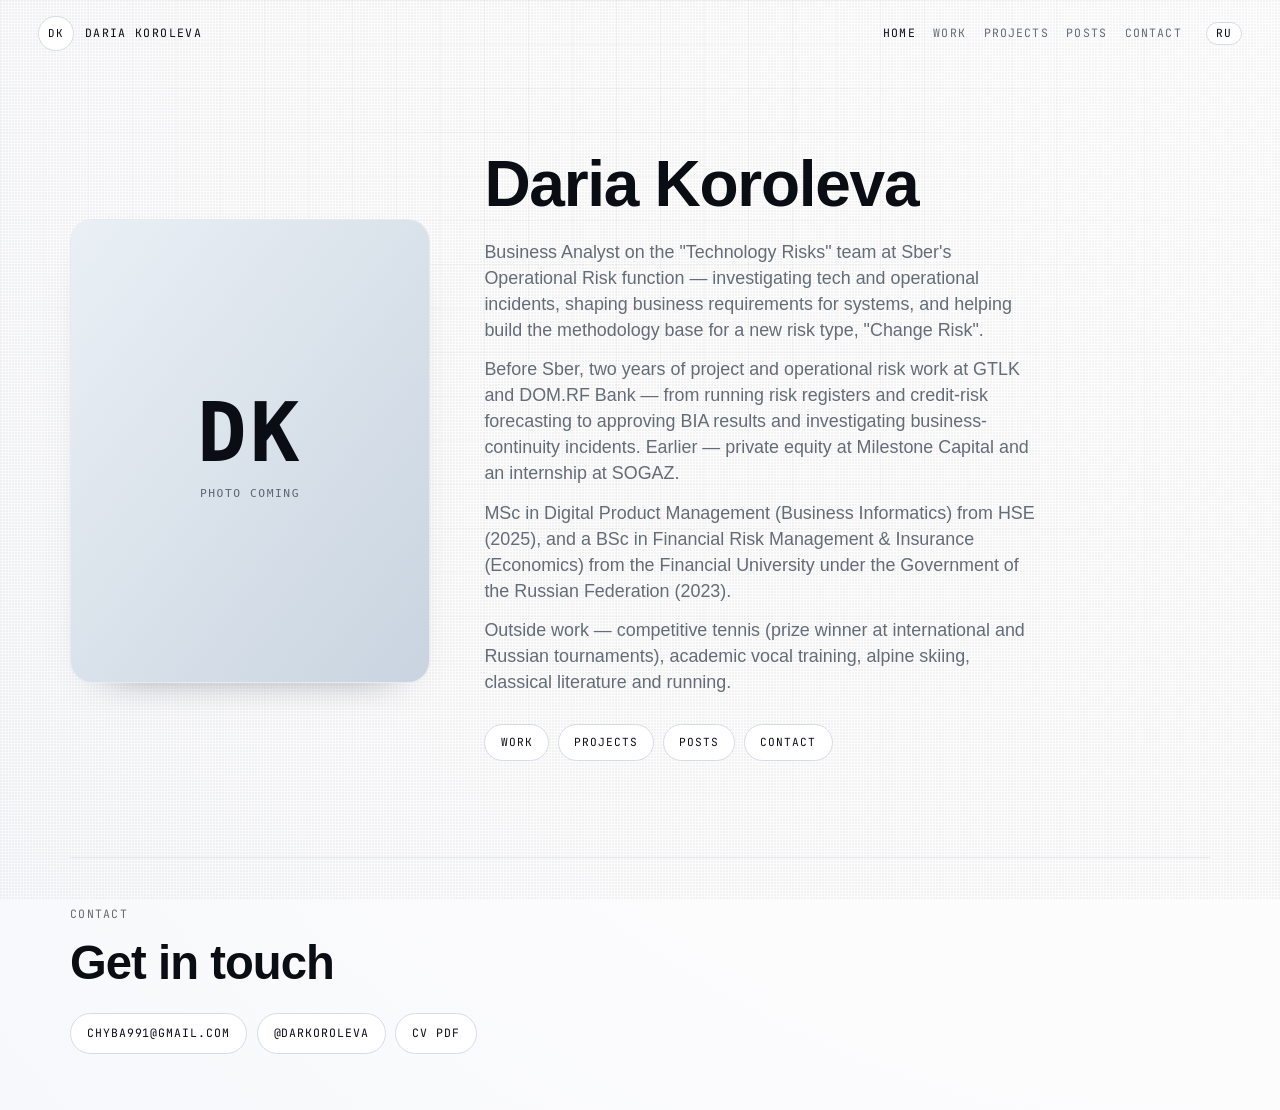
<file: index.html>
<!doctype html>
<html lang="en">
  <head>
    <meta charset="UTF-8" />
    <meta name="viewport" content="width=device-width, initial-scale=1.0" />
    <title data-i18n="page_title_home">Daria Koroleva</title>
    <meta
      name="description"
      content="Daria Koroleva — Business Analyst, Operational Risk at Sber."
    />
    <link rel="preconnect" href="https://fonts.googleapis.com" />
    <link rel="preconnect" href="https://fonts.gstatic.com" crossorigin />
    <link
      href="https://fonts.googleapis.com/css2?family=Onest:wght@400;500;600;700&family=JetBrains+Mono:wght@500&display=swap"
      rel="stylesheet"
    />
    <link rel="icon" type="image/svg+xml" href="./assets/favicon.svg" />
    <link rel="icon" type="image/png" sizes="32x32" href="./assets/favicon-32.png" />
    <link rel="apple-touch-icon" sizes="180x180" href="./assets/apple-touch-icon.png" />
    <link rel="stylesheet" href="./styles.css" />
  </head>
  <body>
    <div class="noise-overlay"></div>
    <div class="bg-grid" aria-hidden="true"></div>

    <header class="topbar" id="top">
      <a class="brand" href="./index.html">
        <span class="brand-mark">DK</span>
        <span class="brand-name" data-i18n="brand_name">daria koroleva</span>
      </a>
      <nav class="topbar-nav">
        <a class="is-current" href="./index.html" data-i18n="nav_home">home</a>
        <a href="./work.html" data-i18n="nav_work">work</a>
        <a href="./projects.html" data-i18n="nav_projects">projects</a>
        <a href="./posts.html" data-i18n="nav_posts">posts</a>
        <a href="#contact" data-i18n="nav_contact">contact</a>
        <button type="button" class="lang-toggle" data-lang-toggle aria-label="Switch to Russian">ru</button>
      </nav>
    </header>

    <main>
      <section class="hero hero--portrait section reveal" id="home">
        <div class="portrait-layout">
          <figure class="portrait">
            <img src="./assets/portrait-placeholder.svg" alt="Daria Koroleva portrait" loading="eager" />
          </figure>
          <div class="portrait-text">
            <h1 class="portrait-name" data-i18n="hero_name">Daria Koroleva</h1>
            <div class="portrait-bio">
              <p data-i18n="hero_p1">
                Business Analyst on the "Technology Risks" team at Sber's
                Operational Risk function — investigating tech and
                operational incidents, shaping business requirements for
                systems, and helping build the methodology base for a new
                risk type, "Change Risk".
              </p>
              <p data-i18n="hero_p2">
                Before Sber, two years of project and operational risk work
                at GTLK and DOM.RF Bank — from running risk registers and
                credit-risk forecasting to approving BIA results and
                investigating business-continuity incidents. Earlier —
                private equity at Milestone Capital and an internship at
                SOGAZ.
              </p>
              <p data-i18n="hero_p3">
                MSc in Digital Product Management (Business Informatics)
                from HSE (2025), and a BSc in Financial Risk Management
                &amp; Insurance (Economics) from the Financial University
                under the Government of the Russian Federation (2023).
              </p>
              <p data-i18n="hero_p4">
                Outside work — competitive tennis (prize winner at
                international and Russian tournaments), academic vocal
                training, alpine skiing, classical literature and running.
              </p>
            </div>
            <div class="portrait-links">
              <a href="./work.html" data-i18n="nav_work">work</a>
              <a href="./projects.html" data-i18n="nav_projects">projects</a>
              <a href="./posts.html" data-i18n="nav_posts">posts</a>
              <a href="#contact" data-i18n="nav_contact">contact</a>
            </div>
          </div>
        </div>
      </section>
    </main>

    <footer class="footer section reveal" id="contact">
      <p class="eyebrow" data-i18n="contact_eyebrow">contact</p>
      <h2 data-i18n="contact_title">Get in touch</h2>
      <div class="contact-links">
        <a href="mailto:chyba991@gmail.com">chyba991@gmail.com</a>
        <a href="https://t.me/DarKoroleva" target="_blank" rel="noreferrer">@DarKoroleva</a>
        <a href="./assets/cv-daria-koroleva-2026.pdf" data-href-ru="./assets/cv-daria-koroleva-2026-ru.pdf" target="_blank" rel="noreferrer" data-i18n="contact_cv">cv pdf</a>
      </div>
    </footer>

    <script src="./script.js"></script>
  </body>
</html>
</file>
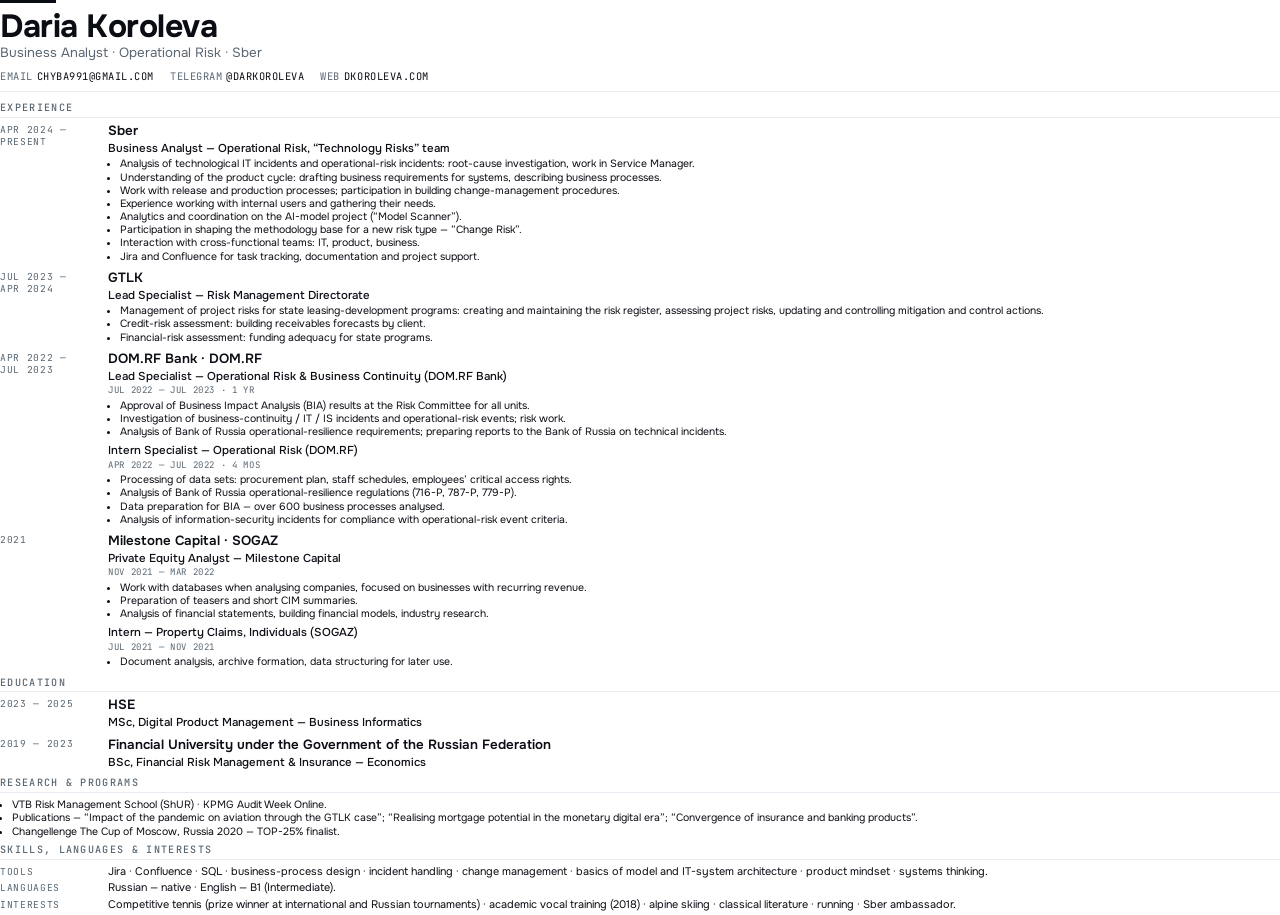
<file: cv-en.html>
<!doctype html>
<html lang="en">
<head>
<meta charset="UTF-8" />
<title>Daria Koroleva — CV</title>
<link rel="preconnect" href="https://fonts.googleapis.com" />
<link rel="preconnect" href="https://fonts.gstatic.com" crossorigin />
<link
  href="https://fonts.googleapis.com/css2?family=Onest:wght@400;500;600;700&family=JetBrains+Mono:wght@500&display=swap"
  rel="stylesheet"
/>
<style>
  :root {
    --ink: #0b0d14;
    --muted: #5a6772;
    --line: #e6ebf1;
    --line-strong: #d5dbe5;
  }
  @page { size: A4; margin: 8mm 11mm; }
  * { box-sizing: border-box; }
  html, body {
    background: #fff;
    margin: 0;
    padding: 0;
    color: var(--ink);
    font-family: 'Onest', -apple-system, BlinkMacSystemFont, sans-serif;
    font-size: 8.2pt;
    line-height: 1.27;
    -webkit-print-color-adjust: exact;
    print-color-adjust: exact;
  }
  .mono { font-family: 'JetBrains Mono', monospace; }
  .accent-bar { height: 3px; background: var(--ink); width: 56px; margin: 0 0 8px 0; }
  header.cv {
    margin-bottom: 10px;
    padding-bottom: 8px;
    border-bottom: 1px solid var(--line);
  }
  .cv-name {
    font-size: 24pt;
    font-weight: 700;
    letter-spacing: -0.015em;
    line-height: 1.0;
    margin: 0 0 2px 0;
  }
  .cv-tagline {
    font-size: 10pt;
    color: var(--muted);
    margin-bottom: 8px;
  }
  .cv-contacts {
    display: flex;
    flex-wrap: wrap;
    gap: 3px 16px;
    font-family: 'JetBrains Mono', monospace;
    font-size: 7.8pt;
    color: var(--ink);
    text-transform: uppercase;
    letter-spacing: 0.05em;
  }
  .cv-contacts .label { color: var(--muted); margin-right: 4px; }

  section.cv-section { margin-top: 6px; }
  h2.cv-section-title {
    font-family: 'JetBrains Mono', monospace;
    font-size: 7.6pt;
    text-transform: uppercase;
    letter-spacing: 0.13em;
    color: var(--muted);
    margin: 0 0 5px 0;
    padding-bottom: 2px;
    border-bottom: 1px solid var(--line);
    font-weight: 500;
  }

  .cv-item {
    display: grid;
    grid-template-columns: 96px 1fr;
    gap: 12px;
    margin-bottom: 5px;
    page-break-inside: avoid;
  }
  .cv-period {
    font-family: 'JetBrains Mono', monospace;
    font-size: 7.2pt;
    color: var(--muted);
    text-transform: uppercase;
    letter-spacing: 0.07em;
    padding-top: 1px;
  }
  .cv-company {
    font-size: 10pt;
    font-weight: 600;
    margin: 0 0 1px 0;
  }
  .cv-role {
    font-size: 8.6pt;
    color: var(--ink);
    font-weight: 500;
    margin: 1px 0 2px 0;
  }
  .cv-sub-period {
    font-family: 'JetBrains Mono', monospace;
    font-size: 6.8pt;
    color: var(--muted);
    text-transform: uppercase;
    letter-spacing: 0.07em;
    margin: 0 0 2px 0;
  }
  ul.cv-bullets {
    margin: 1px 0 2px 0;
    padding-left: 12px;
  }
  ul.cv-bullets li {
    margin-bottom: 0;
    font-size: 7.9pt;
    line-height: 1.25;
  }
  .cv-role-block { margin-bottom: 5px; }
  .cv-role-block:last-child { margin-bottom: 0; }

  .cv-skills-grid {
    display: grid;
    grid-template-columns: 96px 1fr;
    gap: 12px;
    margin-bottom: 3px;
  }
  .cv-skills-grid .label {
    font-family: 'JetBrains Mono', monospace;
    font-size: 7.2pt;
    color: var(--muted);
    text-transform: uppercase;
    letter-spacing: 0.07em;
    padding-top: 1px;
  }
  .cv-interests {
    font-size: 8.6pt;
  }
</style>
</head>
<body>

<header class="cv">
  <div class="accent-bar"></div>
  <div class="cv-name">Daria Koroleva</div>
  <div class="cv-tagline">Business Analyst · Operational Risk · Sber</div>
  <div class="cv-contacts">
    <span><span class="label">email</span>chyba991@gmail.com</span>
    <span><span class="label">telegram</span>@DarKoroleva</span>
    <span><span class="label">web</span>dkoroleva.com</span>
  </div>
</header>

<section class="cv-section">
  <h2 class="cv-section-title">Experience</h2>

  <div class="cv-item">
    <div class="cv-period">Apr 2024 —<br/>Present</div>
    <div>
      <div class="cv-company">Sber</div>
      <div class="cv-role">Business Analyst — Operational Risk, “Technology Risks” team</div>
      <ul class="cv-bullets">
        <li>Analysis of technological IT incidents and operational-risk incidents: root-cause investigation, work in Service Manager.</li>
        <li>Understanding of the product cycle: drafting business requirements for systems, describing business processes.</li>
        <li>Work with release and production processes; participation in building change-management procedures.</li>
        <li>Experience working with internal users and gathering their needs.</li>
        <li>Analytics and coordination on the AI-model project (“Model Scanner”).</li>
        <li>Participation in shaping the methodology base for a new risk type — “Change Risk”.</li>
        <li>Interaction with cross-functional teams: IT, product, business.</li>
        <li>Jira and Confluence for task tracking, documentation and project support.</li>
      </ul>
    </div>
  </div>

  <div class="cv-item">
    <div class="cv-period">Jul 2023 —<br/>Apr 2024</div>
    <div>
      <div class="cv-company">GTLK</div>
      <div class="cv-role">Lead Specialist — Risk Management Directorate</div>
      <ul class="cv-bullets">
        <li>Management of project risks for state leasing-development programs: creating and maintaining the risk register, assessing project risks, updating and controlling mitigation and control actions.</li>
        <li>Credit-risk assessment: building receivables forecasts by client.</li>
        <li>Financial-risk assessment: funding adequacy for state programs.</li>
      </ul>
    </div>
  </div>

  <div class="cv-item">
    <div class="cv-period">Apr 2022 —<br/>Jul 2023</div>
    <div>
      <div class="cv-company">DOM.RF Bank · DOM.RF</div>

      <div class="cv-role-block">
        <div class="cv-role">Lead Specialist — Operational Risk &amp; Business Continuity (DOM.RF Bank)</div>
        <div class="cv-sub-period">Jul 2022 — Jul 2023 · 1 yr</div>
        <ul class="cv-bullets">
          <li>Approval of Business Impact Analysis (BIA) results at the Risk Committee for all units.</li>
          <li>Investigation of business-continuity / IT / IS incidents and operational-risk events; risk work.</li>
          <li>Analysis of Bank of Russia operational-resilience requirements; preparing reports to the Bank of Russia on technical incidents.</li>
        </ul>
      </div>

      <div class="cv-role-block">
        <div class="cv-role">Intern Specialist — Operational Risk (DOM.RF)</div>
        <div class="cv-sub-period">Apr 2022 — Jul 2022 · 4 mos</div>
        <ul class="cv-bullets">
          <li>Processing of data sets: procurement plan, staff schedules, employees’ critical access rights.</li>
          <li>Analysis of Bank of Russia operational-resilience regulations (716-P, 787-P, 779-P).</li>
          <li>Data preparation for BIA — over 600 business processes analysed.</li>
          <li>Analysis of information-security incidents for compliance with operational-risk event criteria.</li>
        </ul>
      </div>
    </div>
  </div>

  <div class="cv-item">
    <div class="cv-period">2021</div>
    <div>
      <div class="cv-company">Milestone Capital · SOGAZ</div>

      <div class="cv-role-block">
        <div class="cv-role">Private Equity Analyst — Milestone Capital</div>
        <div class="cv-sub-period">Nov 2021 — Mar 2022</div>
        <ul class="cv-bullets">
          <li>Work with databases when analysing companies, focused on businesses with recurring revenue.</li>
          <li>Preparation of teasers and short CIM summaries.</li>
          <li>Analysis of financial statements, building financial models, industry research.</li>
        </ul>
      </div>

      <div class="cv-role-block">
        <div class="cv-role">Intern — Property Claims, Individuals (SOGAZ)</div>
        <div class="cv-sub-period">Jul 2021 — Nov 2021</div>
        <ul class="cv-bullets">
          <li>Document analysis, archive formation, data structuring for later use.</li>
        </ul>
      </div>
    </div>
  </div>
</section>

<section class="cv-section">
  <h2 class="cv-section-title">Education</h2>
  <div class="cv-item">
    <div class="cv-period">2023 — 2025</div>
    <div>
      <div class="cv-company">HSE</div>
      <div class="cv-role">MSc, Digital Product Management — Business Informatics</div>
    </div>
  </div>
  <div class="cv-item">
    <div class="cv-period">2019 — 2023</div>
    <div>
      <div class="cv-company">Financial University under the Government of the Russian Federation</div>
      <div class="cv-role">BSc, Financial Risk Management &amp; Insurance — Economics</div>
    </div>
  </div>
</section>

<section class="cv-section">
  <h2 class="cv-section-title">Research &amp; programs</h2>
  <ul class="cv-bullets">
    <li>VTB Risk Management School (ShUR) · KPMG Audit Week Online.</li>
    <li>Publications — “Impact of the pandemic on aviation through the GTLK case”; “Realising mortgage potential in the monetary digital era”; “Convergence of insurance and banking products”.</li>
    <li>Changellenge The Cup of Moscow, Russia 2020 — TOP-25% finalist.</li>
  </ul>
</section>

<section class="cv-section">
  <h2 class="cv-section-title">Skills, languages &amp; interests</h2>
  <div class="cv-skills-grid">
    <div class="label">tools</div>
    <div>Jira · Confluence · SQL · business-process design · incident handling · change management · basics of model and IT-system architecture · product mindset · systems thinking.</div>
  </div>
  <div class="cv-skills-grid">
    <div class="label">languages</div>
    <div>Russian — native · English — B1 (Intermediate).</div>
  </div>
  <div class="cv-skills-grid">
    <div class="label">interests</div>
    <div>Competitive tennis (prize winner at international and Russian tournaments) · academic vocal training (2018) · alpine skiing · classical literature · running · Sber ambassador.</div>
  </div>
</section>

</body>
</html>
</file>
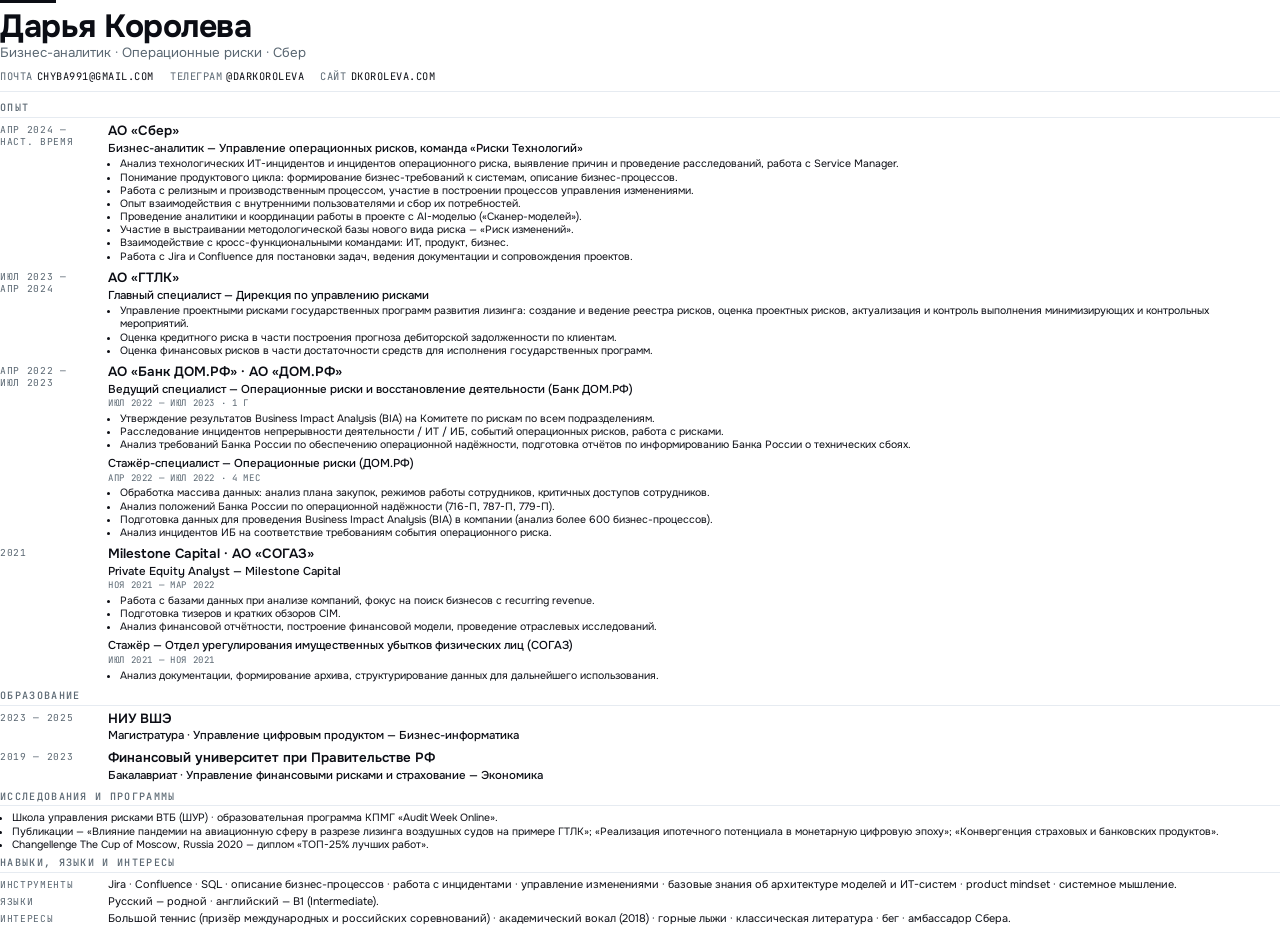
<file: cv-ru.html>
<!doctype html>
<html lang="ru">
<head>
<meta charset="UTF-8" />
<title>Дарья Королева — резюме</title>
<link rel="preconnect" href="https://fonts.googleapis.com" />
<link rel="preconnect" href="https://fonts.gstatic.com" crossorigin />
<link
  href="https://fonts.googleapis.com/css2?family=Onest:wght@400;500;600;700&family=JetBrains+Mono:wght@500&display=swap"
  rel="stylesheet"
/>
<style>
  :root {
    --ink: #0b0d14;
    --muted: #5a6772;
    --line: #e6ebf1;
    --line-strong: #d5dbe5;
  }
  @page { size: A4; margin: 8mm 11mm; }
  * { box-sizing: border-box; }
  html, body {
    background: #fff;
    margin: 0;
    padding: 0;
    color: var(--ink);
    font-family: 'Onest', -apple-system, BlinkMacSystemFont, sans-serif;
    font-size: 8.2pt;
    line-height: 1.27;
    -webkit-print-color-adjust: exact;
    print-color-adjust: exact;
  }
  .accent-bar { height: 3px; background: var(--ink); width: 56px; margin: 0 0 8px 0; }
  header.cv {
    margin-bottom: 10px;
    padding-bottom: 8px;
    border-bottom: 1px solid var(--line);
  }
  .cv-name {
    font-size: 24pt;
    font-weight: 700;
    letter-spacing: -0.015em;
    line-height: 1.0;
    margin: 0 0 2px 0;
  }
  .cv-tagline {
    font-size: 10pt;
    color: var(--muted);
    margin-bottom: 8px;
  }
  .cv-contacts {
    display: flex;
    flex-wrap: wrap;
    gap: 3px 16px;
    font-family: 'JetBrains Mono', monospace;
    font-size: 7.8pt;
    color: var(--ink);
    text-transform: uppercase;
    letter-spacing: 0.05em;
  }
  .cv-contacts .label { color: var(--muted); margin-right: 4px; }

  section.cv-section { margin-top: 6px; }
  h2.cv-section-title {
    font-family: 'JetBrains Mono', monospace;
    font-size: 7.6pt;
    text-transform: uppercase;
    letter-spacing: 0.13em;
    color: var(--muted);
    margin: 0 0 5px 0;
    padding-bottom: 2px;
    border-bottom: 1px solid var(--line);
    font-weight: 500;
  }

  .cv-item {
    display: grid;
    grid-template-columns: 96px 1fr;
    gap: 12px;
    margin-bottom: 5px;
    page-break-inside: avoid;
  }
  .cv-period {
    font-family: 'JetBrains Mono', monospace;
    font-size: 7.2pt;
    color: var(--muted);
    text-transform: uppercase;
    letter-spacing: 0.07em;
    padding-top: 1px;
  }
  .cv-company {
    font-size: 10pt;
    font-weight: 600;
    margin: 0 0 1px 0;
  }
  .cv-role {
    font-size: 8.6pt;
    color: var(--ink);
    font-weight: 500;
    margin: 1px 0 2px 0;
  }
  .cv-sub-period {
    font-family: 'JetBrains Mono', monospace;
    font-size: 6.8pt;
    color: var(--muted);
    text-transform: uppercase;
    letter-spacing: 0.07em;
    margin: 0 0 2px 0;
  }
  ul.cv-bullets {
    margin: 1px 0 2px 0;
    padding-left: 12px;
  }
  ul.cv-bullets li {
    margin-bottom: 0;
    font-size: 7.9pt;
    line-height: 1.25;
  }
  .cv-role-block { margin-bottom: 5px; }
  .cv-role-block:last-child { margin-bottom: 0; }

  .cv-skills-grid {
    display: grid;
    grid-template-columns: 96px 1fr;
    gap: 12px;
    margin-bottom: 3px;
  }
  .cv-skills-grid .label {
    font-family: 'JetBrains Mono', monospace;
    font-size: 7.2pt;
    color: var(--muted);
    text-transform: uppercase;
    letter-spacing: 0.07em;
    padding-top: 1px;
  }
  .cv-interests { font-size: 8.6pt; }
</style>
</head>
<body>

<header class="cv">
  <div class="accent-bar"></div>
  <div class="cv-name">Дарья Королева</div>
  <div class="cv-tagline">Бизнес-аналитик · Операционные риски · Сбер</div>
  <div class="cv-contacts">
    <span><span class="label">почта</span>chyba991@gmail.com</span>
    <span><span class="label">телеграм</span>@DarKoroleva</span>
    <span><span class="label">сайт</span>dkoroleva.com</span>
  </div>
</header>

<section class="cv-section">
  <h2 class="cv-section-title">Опыт</h2>

  <div class="cv-item">
    <div class="cv-period">Апр 2024 —<br/>наст. время</div>
    <div>
      <div class="cv-company">АО «Сбер»</div>
      <div class="cv-role">Бизнес-аналитик — Управление операционных рисков, команда «Риски Технологий»</div>
      <ul class="cv-bullets">
        <li>Анализ технологических ИТ-инцидентов и инцидентов операционного риска, выявление причин и проведение расследований, работа с Service Manager.</li>
        <li>Понимание продуктового цикла: формирование бизнес-требований к системам, описание бизнес-процессов.</li>
        <li>Работа с релизным и производственным процессом, участие в построении процессов управления изменениями.</li>
        <li>Опыт взаимодействия с внутренними пользователями и сбор их потребностей.</li>
        <li>Проведение аналитики и координации работы в проекте с AI-моделью («Сканер-моделей»).</li>
        <li>Участие в выстраивании методологической базы нового вида риска — «Риск изменений».</li>
        <li>Взаимодействие с кросс-функциональными командами: ИТ, продукт, бизнес.</li>
        <li>Работа с Jira и Confluence для постановки задач, ведения документации и сопровождения проектов.</li>
      </ul>
    </div>
  </div>

  <div class="cv-item">
    <div class="cv-period">Июл 2023 —<br/>Апр 2024</div>
    <div>
      <div class="cv-company">АО «ГТЛК»</div>
      <div class="cv-role">Главный специалист — Дирекция по управлению рисками</div>
      <ul class="cv-bullets">
        <li>Управление проектными рисками государственных программ развития лизинга: создание и ведение реестра рисков, оценка проектных рисков, актуализация и контроль выполнения минимизирующих и контрольных мероприятий.</li>
        <li>Оценка кредитного риска в части построения прогноза дебиторской задолженности по клиентам.</li>
        <li>Оценка финансовых рисков в части достаточности средств для исполнения государственных программ.</li>
      </ul>
    </div>
  </div>

  <div class="cv-item">
    <div class="cv-period">Апр 2022 —<br/>Июл 2023</div>
    <div>
      <div class="cv-company">АО «Банк ДОМ.РФ» · АО «ДОМ.РФ»</div>

      <div class="cv-role-block">
        <div class="cv-role">Ведущий специалист — Операционные риски и восстановление деятельности (Банк ДОМ.РФ)</div>
        <div class="cv-sub-period">Июл 2022 — Июл 2023 · 1 г</div>
        <ul class="cv-bullets">
          <li>Утверждение результатов Business Impact Analysis (BIA) на Комитете по рискам по всем подразделениям.</li>
          <li>Расследование инцидентов непрерывности деятельности / ИТ / ИБ, событий операционных рисков, работа с рисками.</li>
          <li>Анализ требований Банка России по обеспечению операционной надёжности, подготовка отчётов по информированию Банка России о технических сбоях.</li>
        </ul>
      </div>

      <div class="cv-role-block">
        <div class="cv-role">Стажёр-специалист — Операционные риски (ДОМ.РФ)</div>
        <div class="cv-sub-period">Апр 2022 — Июл 2022 · 4 мес</div>
        <ul class="cv-bullets">
          <li>Обработка массива данных: анализ плана закупок, режимов работы сотрудников, критичных доступов сотрудников.</li>
          <li>Анализ положений Банка России по операционной надёжности (716-П, 787-П, 779-П).</li>
          <li>Подготовка данных для проведения Business Impact Analysis (BIA) в компании (анализ более 600 бизнес-процессов).</li>
          <li>Анализ инцидентов ИБ на соответствие требованиям события операционного риска.</li>
        </ul>
      </div>
    </div>
  </div>

  <div class="cv-item">
    <div class="cv-period">2021</div>
    <div>
      <div class="cv-company">Milestone Capital · АО «СОГАЗ»</div>

      <div class="cv-role-block">
        <div class="cv-role">Private Equity Analyst — Milestone Capital</div>
        <div class="cv-sub-period">Ноя 2021 — Мар 2022</div>
        <ul class="cv-bullets">
          <li>Работа с базами данных при анализе компаний, фокус на поиск бизнесов с recurring revenue.</li>
          <li>Подготовка тизеров и кратких обзоров CIM.</li>
          <li>Анализ финансовой отчётности, построение финансовой модели, проведение отраслевых исследований.</li>
        </ul>
      </div>

      <div class="cv-role-block">
        <div class="cv-role">Стажёр — Отдел урегулирования имущественных убытков физических лиц (СОГАЗ)</div>
        <div class="cv-sub-period">Июл 2021 — Ноя 2021</div>
        <ul class="cv-bullets">
          <li>Анализ документации, формирование архива, структурирование данных для дальнейшего использования.</li>
        </ul>
      </div>
    </div>
  </div>
</section>

<section class="cv-section">
  <h2 class="cv-section-title">Образование</h2>
  <div class="cv-item">
    <div class="cv-period">2023 — 2025</div>
    <div>
      <div class="cv-company">НИУ ВШЭ</div>
      <div class="cv-role">Магистратура · Управление цифровым продуктом — Бизнес-информатика</div>
    </div>
  </div>
  <div class="cv-item">
    <div class="cv-period">2019 — 2023</div>
    <div>
      <div class="cv-company">Финансовый университет при Правительстве РФ</div>
      <div class="cv-role">Бакалавриат · Управление финансовыми рисками и страхование — Экономика</div>
    </div>
  </div>
</section>

<section class="cv-section">
  <h2 class="cv-section-title">Исследования и программы</h2>
  <ul class="cv-bullets">
    <li>Школа управления рисками ВТБ (ШУР) · образовательная программа КПМГ «Audit Week Online».</li>
    <li>Публикации — «Влияние пандемии на авиационную сферу в разрезе лизинга воздушных судов на примере ГТЛК»; «Реализация ипотечного потенциала в монетарную цифровую эпоху»; «Конвергенция страховых и банковских продуктов».</li>
    <li>Changellenge The Cup of Moscow, Russia 2020 — диплом «ТОП-25% лучших работ».</li>
  </ul>
</section>

<section class="cv-section">
  <h2 class="cv-section-title">Навыки, языки и интересы</h2>
  <div class="cv-skills-grid">
    <div class="label">инструменты</div>
    <div>Jira · Confluence · SQL · описание бизнес-процессов · работа с инцидентами · управление изменениями · базовые знания об архитектуре моделей и ИТ-систем · product mindset · системное мышление.</div>
  </div>
  <div class="cv-skills-grid">
    <div class="label">языки</div>
    <div>Русский — родной · английский — B1 (Intermediate).</div>
  </div>
  <div class="cv-skills-grid">
    <div class="label">интересы</div>
    <div>Большой теннис (призёр международных и российских соревнований) · академический вокал (2018) · горные лыжи · классическая литература · бег · амбассадор Сбера.</div>
  </div>
</section>

</body>
</html>
</file>
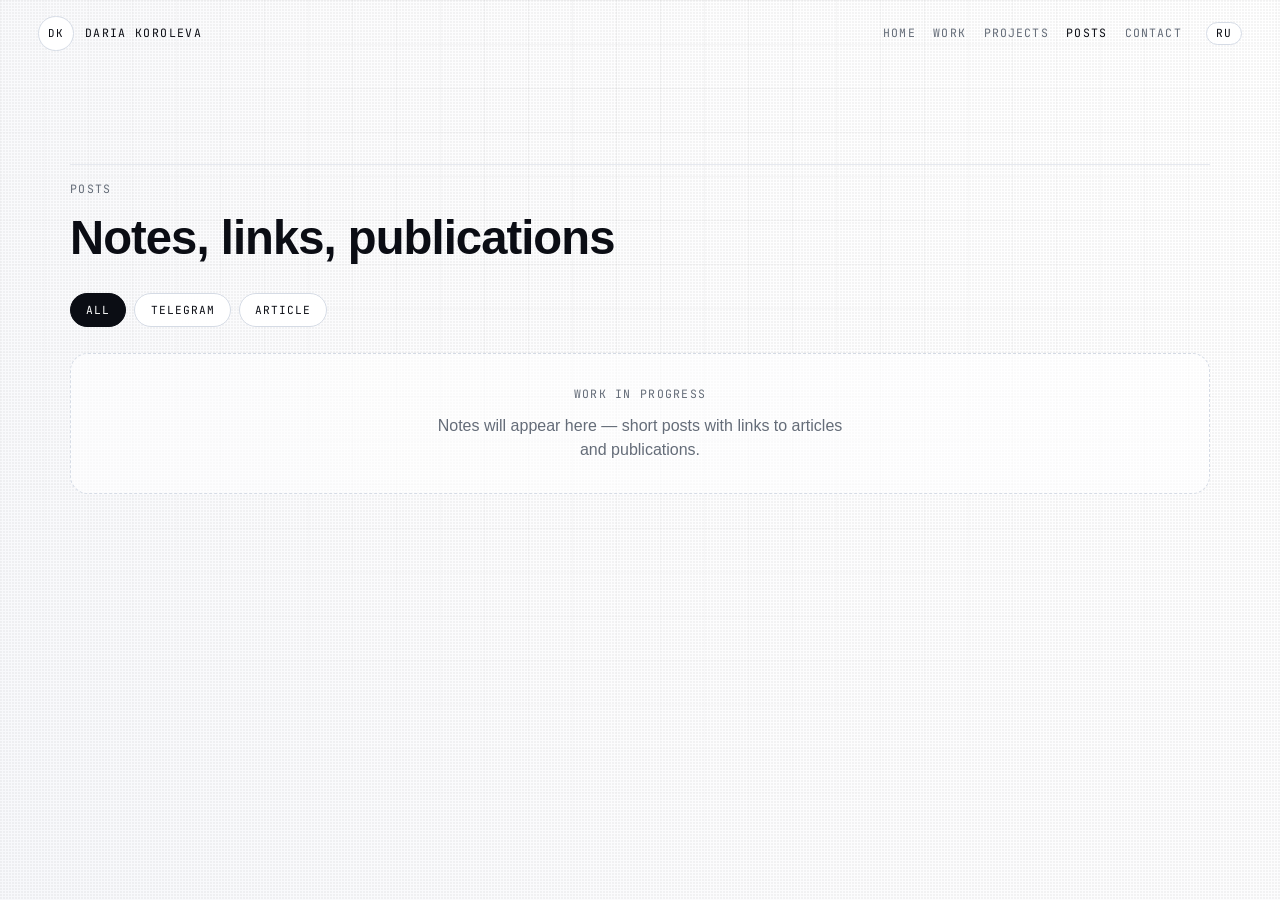
<file: posts.html>
<!doctype html>
<html lang="en">
  <head>
    <meta charset="UTF-8" />
    <meta name="viewport" content="width=device-width, initial-scale=1.0" />
    <title data-i18n="page_title_posts">Daria Koroleva | Posts</title>
    <meta
      name="description"
      content="Notes and links by Daria Koroleva."
    />
    <link rel="preconnect" href="https://fonts.googleapis.com" />
    <link rel="preconnect" href="https://fonts.gstatic.com" crossorigin />
    <link
      href="https://fonts.googleapis.com/css2?family=Onest:wght@400;500;600;700&family=JetBrains+Mono:wght@500&display=swap"
      rel="stylesheet"
    />
    <link rel="icon" type="image/svg+xml" href="./assets/favicon.svg" />
    <link rel="icon" type="image/png" sizes="32x32" href="./assets/favicon-32.png" />
    <link rel="apple-touch-icon" sizes="180x180" href="./assets/apple-touch-icon.png" />
    <link rel="stylesheet" href="./styles.css" />
  </head>
  <body>
    <div class="noise-overlay"></div>
    <div class="bg-grid" aria-hidden="true"></div>

    <header class="topbar" id="top">
      <a class="brand" href="./index.html">
        <span class="brand-mark">DK</span>
        <span class="brand-name" data-i18n="brand_name">daria koroleva</span>
      </a>
      <nav class="topbar-nav">
        <a href="./index.html" data-i18n="nav_home">home</a>
        <a href="./work.html" data-i18n="nav_work">work</a>
        <a href="./projects.html" data-i18n="nav_projects">projects</a>
        <a class="is-current" href="./posts.html" data-i18n="nav_posts">posts</a>
        <a href="./index.html#contact" data-i18n="nav_contact">contact</a>
        <button type="button" class="lang-toggle" data-lang-toggle aria-label="Switch to Russian">ru</button>
      </nav>
    </header>

    <main>
      <section class="section reveal">
        <div class="section-head">
          <p class="eyebrow" data-i18n="posts_eyebrow">posts</p>
          <h2 data-i18n="posts_title">Notes, links, publications</h2>
        </div>

        <div class="filter-bar" role="tablist" aria-label="Filter posts by source">
          <button type="button" class="filter-chip is-active" data-filter="all" data-i18n="posts_filter_all">all</button>
          <button type="button" class="filter-chip" data-filter="telegram" data-i18n="posts_filter_telegram">Telegram</button>
          <button type="button" class="filter-chip" data-filter="article" data-i18n="posts_filter_article">Article</button>
        </div>

        <div class="post-list" id="post-list">
          <!-- Posts will appear here. -->
        </div>

        <div class="empty-state" id="post-empty">
          <p class="eyebrow" data-i18n="posts_empty_eyebrow">work in progress</p>
          <p class="empty-copy" data-i18n="posts_empty_copy">Notes will appear here — short posts with links to articles and publications.</p>
        </div>
      </section>
    </main>

    <script src="./script.js"></script>
  </body>
</html>
</file>
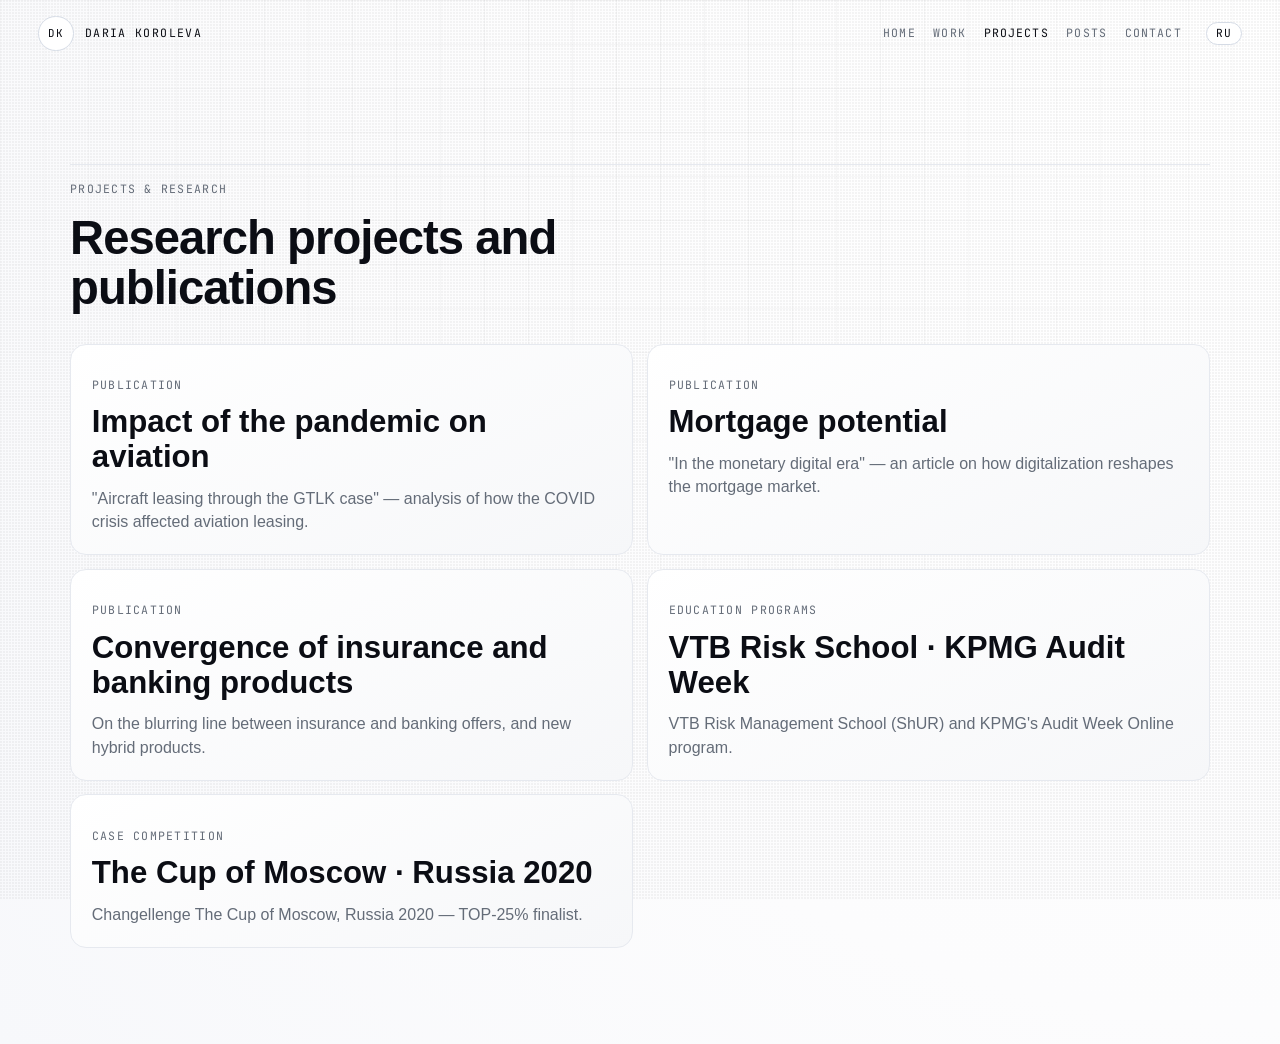
<file: projects.html>
<!doctype html>
<html lang="en">
  <head>
    <meta charset="UTF-8" />
    <meta name="viewport" content="width=device-width, initial-scale=1.0" />
    <title data-i18n="page_title_projects">Daria Koroleva | Projects</title>
    <meta
      name="description"
      content="Research projects and publications — Daria Koroleva."
    />
    <link rel="preconnect" href="https://fonts.googleapis.com" />
    <link rel="preconnect" href="https://fonts.gstatic.com" crossorigin />
    <link
      href="https://fonts.googleapis.com/css2?family=Onest:wght@400;500;600;700&family=JetBrains+Mono:wght@500&display=swap"
      rel="stylesheet"
    />
    <link rel="icon" type="image/svg+xml" href="./assets/favicon.svg" />
    <link rel="icon" type="image/png" sizes="32x32" href="./assets/favicon-32.png" />
    <link rel="apple-touch-icon" sizes="180x180" href="./assets/apple-touch-icon.png" />
    <link rel="stylesheet" href="./styles.css" />
  </head>
  <body>
    <div class="noise-overlay"></div>
    <div class="bg-grid" aria-hidden="true"></div>

    <header class="topbar" id="top">
      <a class="brand" href="./index.html">
        <span class="brand-mark">DK</span>
        <span class="brand-name" data-i18n="brand_name">daria koroleva</span>
      </a>
      <nav class="topbar-nav">
        <a href="./index.html" data-i18n="nav_home">home</a>
        <a href="./work.html" data-i18n="nav_work">work</a>
        <a class="is-current" href="./projects.html" data-i18n="nav_projects">projects</a>
        <a href="./posts.html" data-i18n="nav_posts">posts</a>
        <a href="./index.html#contact" data-i18n="nav_contact">contact</a>
        <button type="button" class="lang-toggle" data-lang-toggle aria-label="Switch to Russian">ru</button>
      </nav>
    </header>

    <main>
      <section class="section reveal">
        <div class="section-head">
          <p class="eyebrow" data-i18n="proj_eyebrow">projects &amp; research</p>
          <h2 data-i18n="proj_title">Research projects and publications</h2>
        </div>

        <div class="section-split">
          <article class="panel">
            <p class="eyebrow" data-i18n="proj_pub_eyebrow">publication</p>
            <h3 data-i18n="proj_1_h">Impact of the pandemic on aviation</h3>
            <p data-i18n="proj_1_p">"Aircraft leasing through the GTLK case" — analysis of how the COVID crisis affected aviation leasing.</p>
          </article>
          <article class="panel">
            <p class="eyebrow" data-i18n="proj_pub_eyebrow">publication</p>
            <h3 data-i18n="proj_2_h">Mortgage potential</h3>
            <p data-i18n="proj_2_p">"In the monetary digital era" — an article on how digitalization reshapes the mortgage market.</p>
          </article>
          <article class="panel">
            <p class="eyebrow" data-i18n="proj_pub_eyebrow">publication</p>
            <h3 data-i18n="proj_3_h">Convergence of insurance and banking products</h3>
            <p data-i18n="proj_3_p">On the blurring line between insurance and banking offers, and new hybrid products.</p>
          </article>
          <article class="panel">
            <p class="eyebrow" data-i18n="proj_edu_eyebrow">education programs</p>
            <h3 data-i18n="proj_4_h">VTB Risk School · KPMG Audit Week</h3>
            <p data-i18n="proj_4_p">VTB Risk Management School (ShUR) and KPMG's Audit Week Online program.</p>
          </article>
          <article class="panel">
            <p class="eyebrow" data-i18n="proj_case_eyebrow">case competition</p>
            <h3 data-i18n="proj_5_h">The Cup of Moscow · Russia 2020</h3>
            <p data-i18n="proj_5_p">Changellenge The Cup of Moscow, Russia 2020 — TOP-25% finalist.</p>
          </article>
        </div>
      </section>
    </main>

    <script src="./script.js"></script>
  </body>
</html>
</file>
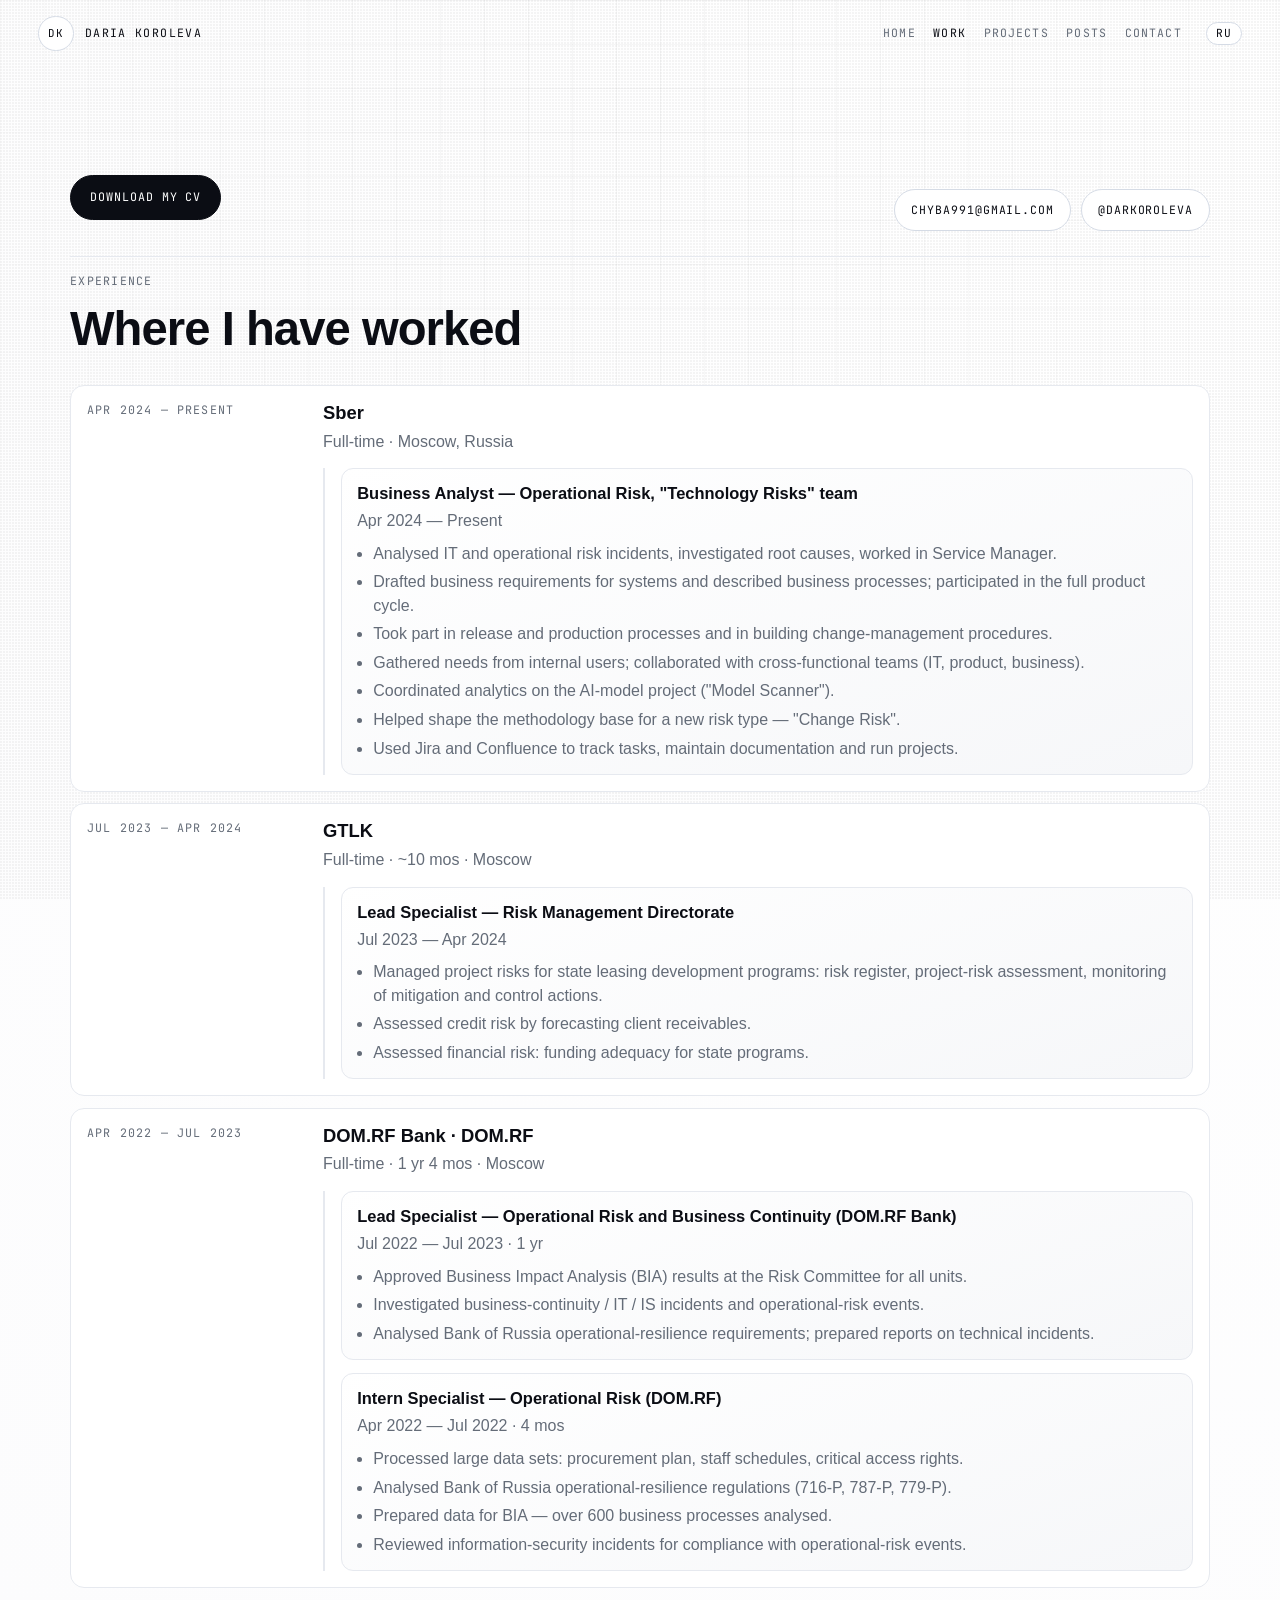
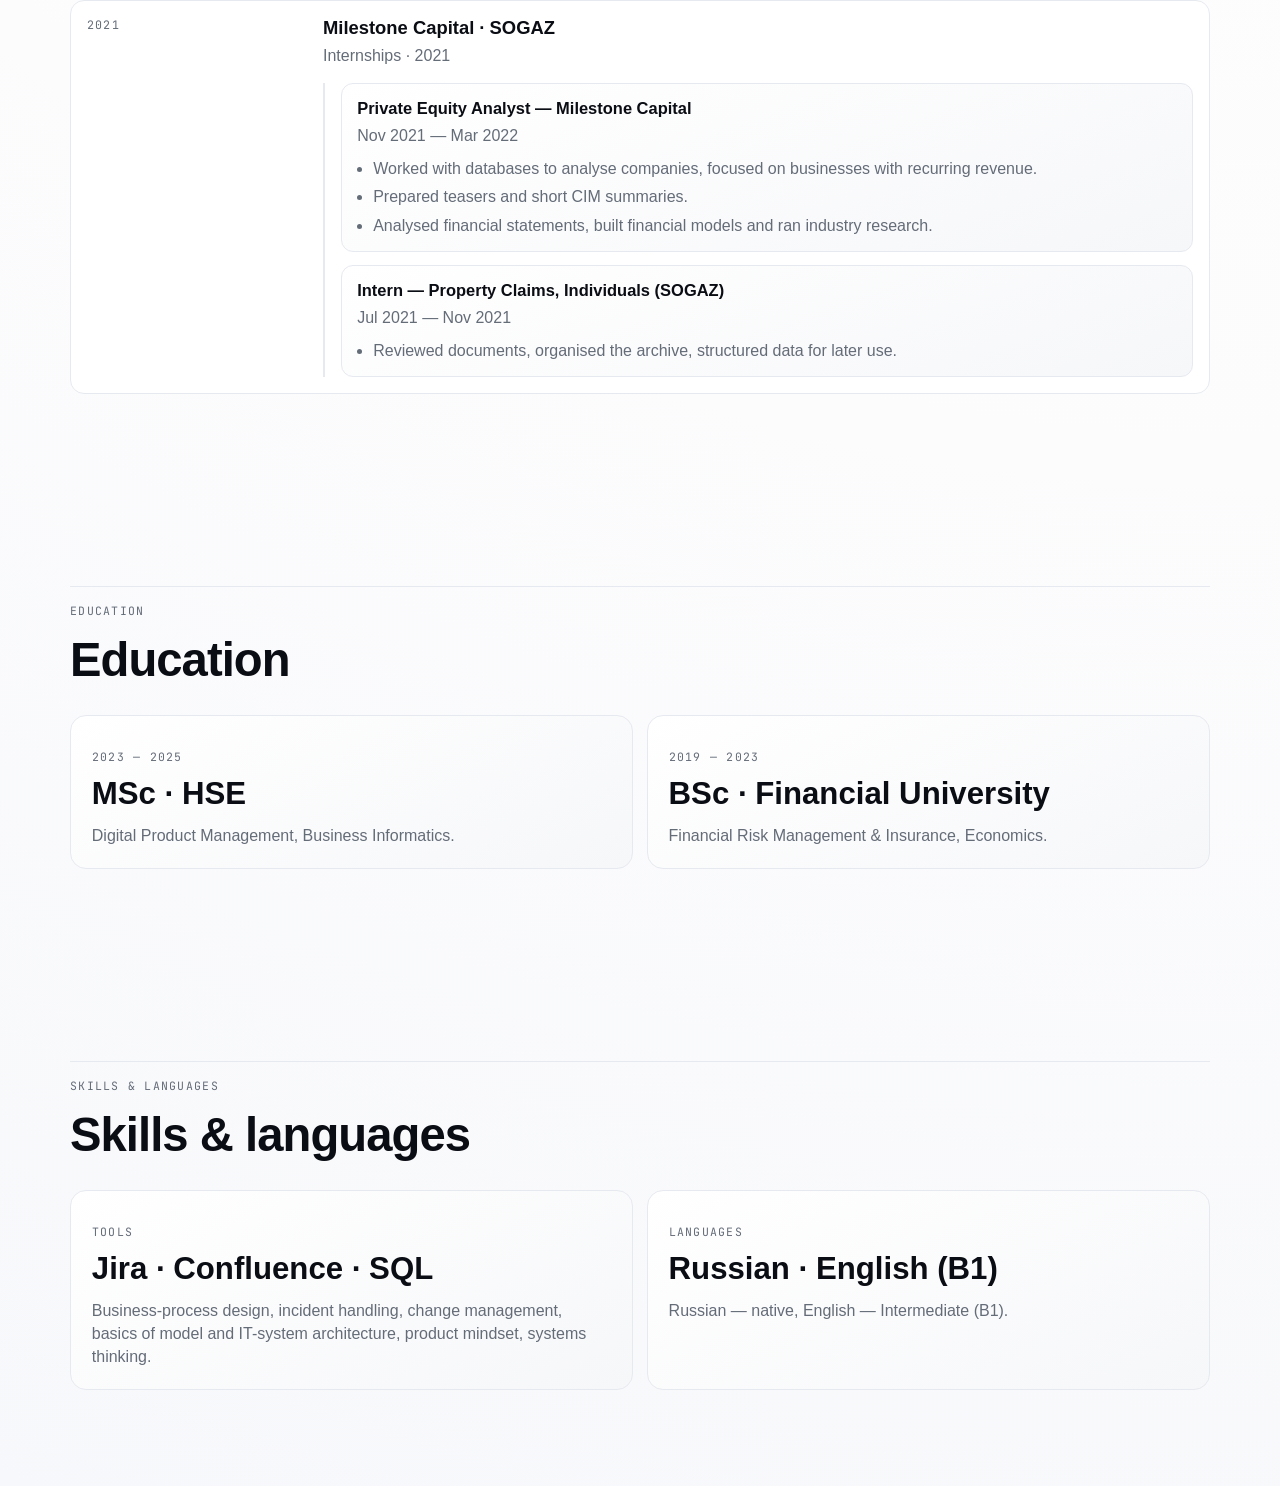
<file: work.html>
<!doctype html>
<html lang="en">
  <head>
    <meta charset="UTF-8" />
    <meta name="viewport" content="width=device-width, initial-scale=1.0" />
    <title data-i18n="page_title_work">Daria Koroleva | Work</title>
    <meta
      name="description"
      content="Experience, education and skills — Daria Koroleva."
    />
    <link rel="preconnect" href="https://fonts.googleapis.com" />
    <link rel="preconnect" href="https://fonts.gstatic.com" crossorigin />
    <link
      href="https://fonts.googleapis.com/css2?family=Onest:wght@400;500;600;700&family=JetBrains+Mono:wght@500&display=swap"
      rel="stylesheet"
    />
    <link rel="icon" type="image/svg+xml" href="./assets/favicon.svg" />
    <link rel="icon" type="image/png" sizes="32x32" href="./assets/favicon-32.png" />
    <link rel="apple-touch-icon" sizes="180x180" href="./assets/apple-touch-icon.png" />
    <link rel="stylesheet" href="./styles.css" />
  </head>
  <body>
    <div class="noise-overlay"></div>
    <div class="bg-grid" aria-hidden="true"></div>

    <header class="topbar" id="top">
      <a class="brand" href="./index.html">
        <span class="brand-mark">DK</span>
        <span class="brand-name" data-i18n="brand_name">daria koroleva</span>
      </a>
      <nav class="topbar-nav">
        <a href="./index.html" data-i18n="nav_home">home</a>
        <a class="is-current" href="./work.html" data-i18n="nav_work">work</a>
        <a href="./projects.html" data-i18n="nav_projects">projects</a>
        <a href="./posts.html" data-i18n="nav_posts">posts</a>
        <a href="./index.html#contact" data-i18n="nav_contact">contact</a>
        <button type="button" class="lang-toggle" data-lang-toggle aria-label="Switch to Russian">ru</button>
      </nav>
    </header>

    <main>
      <section class="section reveal">
        <div class="cv-banner">
          <a
            class="btn btn-primary"
            href="./assets/cv-daria-koroleva-2026.pdf"
            data-href-ru="./assets/cv-daria-koroleva-2026-ru.pdf"
            target="_blank"
            rel="noopener noreferrer"
            data-i18n="cv_button"
          >
            download my cv
          </a>
          <div class="contact-links cv-banner-contacts">
            <a href="mailto:chyba991@gmail.com">chyba991@gmail.com</a>
            <a href="https://t.me/DarKoroleva" target="_blank" rel="noreferrer">@DarKoroleva</a>
          </div>
        </div>

        <div class="section-head">
          <p class="eyebrow" data-i18n="work_exp_eyebrow">experience</p>
          <h2 data-i18n="work_exp_title">Where I have worked</h2>
        </div>

        <div class="timeline">
          <article class="timeline-item">
            <p class="timeline-date" data-i18n="work_sber_date">APR 2024 — PRESENT</p>
            <div>
              <h3 data-i18n="work_sber_company">Sber</h3>
              <p class="timeline-meta" data-i18n="work_sber_meta">Full-time · Moscow, Russia</p>
              <div class="timeline-role-stack">
                <article class="timeline-role">
                  <h4 data-i18n="work_sber_role">Business Analyst — Operational Risk, "Technology Risks" team</h4>
                  <p data-i18n="work_sber_period">Apr 2024 — Present</p>
                  <ul>
                    <li data-i18n="work_sber_b1">Analysed IT and operational risk incidents, investigated root causes, worked in Service Manager.</li>
                    <li data-i18n="work_sber_b2">Drafted business requirements for systems and described business processes; participated in the full product cycle.</li>
                    <li data-i18n="work_sber_b3">Took part in release and production processes and in building change-management procedures.</li>
                    <li data-i18n="work_sber_b4">Gathered needs from internal users; collaborated with cross-functional teams (IT, product, business).</li>
                    <li data-i18n="work_sber_b5">Coordinated analytics on the AI-model project ("Model Scanner").</li>
                    <li data-i18n="work_sber_b6">Helped shape the methodology base for a new risk type — "Change Risk".</li>
                    <li data-i18n="work_sber_b7">Used Jira and Confluence to track tasks, maintain documentation and run projects.</li>
                  </ul>
                </article>
              </div>
            </div>
          </article>

          <article class="timeline-item">
            <p class="timeline-date" data-i18n="work_gtlk_date">JUL 2023 — APR 2024</p>
            <div>
              <h3 data-i18n="work_gtlk_company">GTLK</h3>
              <p class="timeline-meta" data-i18n="work_gtlk_meta">Full-time · ~10 mos · Moscow</p>
              <div class="timeline-role-stack">
                <article class="timeline-role">
                  <h4 data-i18n="work_gtlk_role">Lead Specialist — Risk Management Directorate</h4>
                  <p data-i18n="work_gtlk_period">Jul 2023 — Apr 2024</p>
                  <ul>
                    <li data-i18n="work_gtlk_b1">Managed project risks for state leasing development programs: risk register, project-risk assessment, monitoring of mitigation and control actions.</li>
                    <li data-i18n="work_gtlk_b2">Assessed credit risk by forecasting client receivables.</li>
                    <li data-i18n="work_gtlk_b3">Assessed financial risk: funding adequacy for state programs.</li>
                  </ul>
                </article>
              </div>
            </div>
          </article>

          <article class="timeline-item">
            <p class="timeline-date" data-i18n="work_dom_date">APR 2022 — JUL 2023</p>
            <div>
              <h3 data-i18n="work_dom_company">DOM.RF Bank · DOM.RF</h3>
              <p class="timeline-meta" data-i18n="work_dom_meta">Full-time · 1 yr 4 mos · Moscow</p>
              <div class="timeline-role-stack">
                <article class="timeline-role">
                  <h4 data-i18n="work_dom_role1">Lead Specialist — Operational Risk and Business Continuity (DOM.RF Bank)</h4>
                  <p data-i18n="work_dom_period1">Jul 2022 — Jul 2023 · 1 yr</p>
                  <ul>
                    <li data-i18n="work_dom_b11">Approved Business Impact Analysis (BIA) results at the Risk Committee for all units.</li>
                    <li data-i18n="work_dom_b12">Investigated business-continuity / IT / IS incidents and operational-risk events.</li>
                    <li data-i18n="work_dom_b13">Analysed Bank of Russia operational-resilience requirements; prepared reports on technical incidents.</li>
                  </ul>
                </article>

                <article class="timeline-role">
                  <h4 data-i18n="work_dom_role2">Intern Specialist — Operational Risk (DOM.RF)</h4>
                  <p data-i18n="work_dom_period2">Apr 2022 — Jul 2022 · 4 mos</p>
                  <ul>
                    <li data-i18n="work_dom_b21">Processed large data sets: procurement plan, staff schedules, critical access rights.</li>
                    <li data-i18n="work_dom_b22">Analysed Bank of Russia operational-resilience regulations (716-P, 787-P, 779-P).</li>
                    <li data-i18n="work_dom_b23">Prepared data for BIA — over 600 business processes analysed.</li>
                    <li data-i18n="work_dom_b24">Reviewed information-security incidents for compliance with operational-risk events.</li>
                  </ul>
                </article>
              </div>
            </div>
          </article>

          <article class="timeline-item">
            <p class="timeline-date" data-i18n="work_2021_date">2021</p>
            <div>
              <h3 data-i18n="work_2021_company">Milestone Capital · SOGAZ</h3>
              <p class="timeline-meta" data-i18n="work_2021_meta">Internships · 2021</p>
              <div class="timeline-role-stack">
                <article class="timeline-role">
                  <h4 data-i18n="work_milestone_role">Private Equity Analyst — Milestone Capital</h4>
                  <p data-i18n="work_milestone_period">Nov 2021 — Mar 2022</p>
                  <ul>
                    <li data-i18n="work_milestone_b1">Worked with databases to analyse companies, focused on businesses with recurring revenue.</li>
                    <li data-i18n="work_milestone_b2">Prepared teasers and short CIM summaries.</li>
                    <li data-i18n="work_milestone_b3">Analysed financial statements, built financial models and ran industry research.</li>
                  </ul>
                </article>
                <article class="timeline-role">
                  <h4 data-i18n="work_sogaz_role">Intern — Property Claims, Individuals (SOGAZ)</h4>
                  <p data-i18n="work_sogaz_period">Jul 2021 — Nov 2021</p>
                  <ul>
                    <li data-i18n="work_sogaz_b1">Reviewed documents, organised the archive, structured data for later use.</li>
                  </ul>
                </article>
              </div>
            </div>
          </article>
        </div>
      </section>

      <section class="section reveal">
        <div class="section-head">
          <p class="eyebrow" data-i18n="edu_eyebrow">education</p>
          <h2 data-i18n="edu_title">Education</h2>
        </div>
        <div class="section-split">
          <article class="panel">
            <p class="eyebrow" data-i18n="edu_msc_period">2023 — 2025</p>
            <h3 data-i18n="edu_msc_h">MSc · HSE</h3>
            <p data-i18n="edu_msc_p">Digital Product Management, Business Informatics.</p>
          </article>
          <article class="panel">
            <p class="eyebrow" data-i18n="edu_bsc_period">2019 — 2023</p>
            <h3 data-i18n="edu_bsc_h">BSc · Financial University</h3>
            <p data-i18n="edu_bsc_p">Financial Risk Management &amp; Insurance, Economics.</p>
          </article>
        </div>
      </section>

      <section class="section reveal">
        <div class="section-head">
          <p class="eyebrow" data-i18n="skills_eyebrow">skills &amp; languages</p>
          <h2 data-i18n="skills_title">Skills &amp; languages</h2>
        </div>
        <div class="section-split">
          <article class="panel">
            <p class="eyebrow" data-i18n="skills_tools_eyebrow">tools</p>
            <h3 data-i18n="skills_tools_h">Jira · Confluence · SQL</h3>
            <p data-i18n="skills_tools_p">Business-process design, incident handling, change management, basics of model and IT-system architecture, product mindset, systems thinking.</p>
          </article>
          <article class="panel">
            <p class="eyebrow" data-i18n="skills_lang_eyebrow">languages</p>
            <h3 data-i18n="skills_lang_h">Russian · English (B1)</h3>
            <p data-i18n="skills_lang_p">Russian — native, English — Intermediate (B1).</p>
          </article>
        </div>
      </section>
    </main>

    <script src="./script.js"></script>
  </body>
</html>
</file>
<file: styles.css>
:root {
  --bg: #fcfcfd;
  --paper: #ffffff;
  --surface: #f6f7f9;
  --surface-strong: #f2f4f7;
  --ink: #0b0d14;
  --muted: #646c78;
  --line: #e6e9ef;
  --line-strong: #d5dbe5;
  --radius-lg: 18px;
  --shadow-soft: 0 20px 40px -36px rgba(15, 20, 34, 0.7);
}

*,
*::before,
*::after {
  box-sizing: border-box;
}

html {
  scroll-behavior: smooth;
}

body {
  margin: 0;
  min-height: 100vh;
  background: radial-gradient(circle at 100% 0%, #ffffff 0%, var(--bg) 62%, #f7f8fb 100%);
  color: var(--ink);
  font-family: "Space Grotesk", sans-serif;
  line-height: 1.45;
}

.bg-grid {
  position: fixed;
  inset: 0;
  z-index: -2;
  pointer-events: none;
  background-image:
    linear-gradient(to right, rgba(11, 13, 20, 0.04) 1px, transparent 1px),
    linear-gradient(to bottom, rgba(11, 13, 20, 0.04) 1px, transparent 1px);
  background-size: 44px 44px;
  mask-image: radial-gradient(circle at 50% 10%, black 0%, transparent 84%);
}

.noise-overlay {
  position: fixed;
  inset: 0;
  z-index: -1;
  pointer-events: none;
  opacity: 0.04;
  background-image: radial-gradient(circle at 1px 1px, #000 1px, transparent 0);
  background-size: 3px 3px;
}

h1,
h2,
h3,
p {
  margin: 0;
}

.topbar {
  position: sticky;
  top: 0;
  z-index: 30;
  display: flex;
  align-items: center;
  justify-content: space-between;
  gap: 1rem;
  width: 100%;
  padding: 1rem clamp(1rem, 3vw, 2.8rem);
  border-bottom: 1px solid transparent;
  transition: border-color 220ms ease, background-color 220ms ease, backdrop-filter 220ms ease;
}

.topbar.is-active {
  background: rgba(252, 252, 253, 0.9);
  backdrop-filter: blur(10px);
  border-color: var(--line);
}

.brand {
  display: inline-flex;
  align-items: center;
  gap: 0.7rem;
  text-decoration: none;
  color: inherit;
}

.brand-mark {
  width: 2.2rem;
  height: 2.2rem;
  display: grid;
  place-items: center;
  border: 1px solid var(--line-strong);
  border-radius: 999px;
  font-family: "JetBrains Mono", monospace;
  font-size: 0.68rem;
  letter-spacing: 0.06em;
  background: #fff;
}

.brand-name {
  font-family: "JetBrains Mono", monospace;
  font-size: 0.72rem;
  text-transform: uppercase;
  letter-spacing: 0.12em;
}

.topbar-nav {
  display: inline-flex;
  align-items: center;
  gap: 1.1rem;
}

.topbar-nav a {
  text-decoration: none;
  color: var(--muted);
  font-family: "JetBrains Mono", monospace;
  font-size: 0.72rem;
  text-transform: uppercase;
  letter-spacing: 0.1em;
  transition: color 180ms ease;
}

.topbar-nav a:hover {
  color: var(--ink);
}

.topbar-nav a.is-current {
  color: var(--ink);
}

.lang-toggle {
  margin-left: 0.4rem;
  border: 1px solid var(--line-strong);
  background: #fff;
  color: var(--ink);
  font-family: "JetBrains Mono", monospace;
  font-size: 0.7rem;
  text-transform: uppercase;
  letter-spacing: 0.1em;
  padding: 0.32rem 0.55rem;
  border-radius: 999px;
  cursor: pointer;
  transition: transform 170ms ease, border-color 170ms ease;
  min-width: 2.1rem;
  line-height: 1;
}

.lang-toggle:hover {
  transform: translateY(-1px);
  border-color: #0f1218;
}

main,
.footer {
  width: min(1140px, 94vw);
  margin-inline: auto;
}

.section {
  padding-block: clamp(3.2rem, 8vw, 6rem);
}

.hero {
  padding-top: clamp(2.1rem, 8vw, 6.1rem);
}

.hero-layout {
  display: grid;
  grid-template-columns: minmax(0, 1.25fr) minmax(0, 0.75fr);
  gap: 1rem;
  align-items: end;
}

.hero-main {
  min-width: 0;
}

.eyebrow {
  color: var(--muted);
  font-family: "JetBrains Mono", monospace;
  font-size: 0.72rem;
  text-transform: uppercase;
  letter-spacing: 0.11em;
}

h1 {
  margin-top: 1rem;
  max-width: 13ch;
  font-size: clamp(2.3rem, 8vw, 5.7rem);
  line-height: 0.98;
  letter-spacing: -0.03em;
  font-weight: 600;
}

h2 {
  margin-top: 0.95rem;
  max-width: 23ch;
  font-size: clamp(1.7rem, 4.4vw, 2.95rem);
  line-height: 1.06;
  letter-spacing: -0.02em;
  font-weight: 600;
}

.hero-copy {
  margin-top: 1.45rem;
  max-width: 66ch;
  color: var(--muted);
  font-size: clamp(1rem, 2.2vw, 1.26rem);
}

.hero-side {
  border: 1px solid var(--line);
  border-radius: 22px;
  background:
    radial-gradient(180% 120% at 0% 0%, #ffffff 0%, #f8f9fb 52%, #f2f4f7 100%);
  box-shadow: var(--shadow-soft);
  padding: 1.2rem;
}

.hero-side-kicker {
  color: var(--muted);
  font-family: "JetBrains Mono", monospace;
  font-size: 0.68rem;
  text-transform: uppercase;
  letter-spacing: 0.1em;
}

.hero-side-title {
  margin-top: 0.7rem;
  font-size: 1.25rem;
  line-height: 1.15;
  letter-spacing: -0.01em;
  font-weight: 600;
}

.hero-side-list {
  margin: 0.9rem 0 0;
  padding-left: 1rem;
  display: grid;
  gap: 0.45rem;
  color: var(--muted);
  font-size: 0.9rem;
}

.hero-side-link {
  margin-top: 0.95rem;
  display: inline-block;
  text-decoration: none;
  color: var(--ink);
  font-family: "JetBrains Mono", monospace;
  font-size: 0.71rem;
  text-transform: uppercase;
  letter-spacing: 0.08em;
}

.hero-side-link:hover {
  text-decoration: underline;
  text-underline-offset: 3px;
}

.actions {
  margin-top: 2rem;
  display: flex;
  flex-wrap: wrap;
  gap: 0.7rem;
}

.btn {
  text-decoration: none;
  border-radius: 999px;
  border: 1px solid var(--line-strong);
  padding: 0.8rem 1.2rem;
  font-family: "JetBrains Mono", monospace;
  font-size: 0.73rem;
  text-transform: uppercase;
  letter-spacing: 0.08em;
  transition: transform 170ms ease, border-color 170ms ease, background-color 170ms ease;
}

.btn:hover {
  transform: translateY(-2px);
}

.btn-primary {
  background: #0b0d14;
  color: #fff;
  border-color: #0b0d14;
}

.btn-primary:hover {
  background: #1a1e2a;
}

.btn-ghost {
  color: var(--ink);
  background: #fff;
}

.btn-ghost:hover {
  border-color: #0f1218;
}

.metric-grid {
  margin-top: 1rem;
  display: grid;
  gap: 0.9rem;
  grid-template-columns: repeat(4, minmax(0, 1fr));
}

.metric-grid article {
  border: 1px solid var(--line);
  border-radius: var(--radius-lg);
  background: rgba(255, 255, 255, 0.86);
  padding: 1rem;
}

.metric-label {
  color: var(--muted);
  font-family: "JetBrains Mono", monospace;
  font-size: 0.68rem;
  text-transform: uppercase;
  letter-spacing: 0.1em;
}

.metric-value {
  margin-top: 0.65rem;
  font-size: 1.02rem;
  font-weight: 600;
  line-height: 1.2;
}

.metric-note {
  margin-top: 0.4rem;
  color: var(--muted);
  font-size: 0.87rem;
}

.section-head {
  margin-bottom: 1.9rem;
  padding-top: 1rem;
  border-top: 1px solid var(--line);
}

.project-grid {
  display: grid;
  gap: 0.85rem;
  grid-template-columns: repeat(2, minmax(0, 1fr));
}

.project-card {
  border: 1px solid var(--line);
  border-radius: var(--radius-lg);
  background: linear-gradient(160deg, #ffffff 0%, var(--surface) 100%);
  padding: 1.24rem;
  transition: transform 160ms ease, border-color 160ms ease, box-shadow 160ms ease;
}

.project-card:first-child {
  grid-column: 1 / -1;
}

.project-card:hover {
  transform: translateY(-3px);
  border-color: #c6ceda;
  box-shadow: var(--shadow-soft);
}

.project-year {
  color: #4f5661;
  font-family: "JetBrains Mono", monospace;
  font-size: 0.72rem;
  text-transform: uppercase;
  letter-spacing: 0.09em;
}

.project-card h3 {
  margin-top: 0.72rem;
  font-size: 1.32rem;
  line-height: 1.15;
  font-weight: 600;
}

.project-card p:last-child {
  margin-top: 0.68rem;
  color: var(--muted);
}

.product-list {
  margin: 0.85rem 0 0;
  padding-left: 1rem;
  display: grid;
  gap: 0.38rem;
  color: var(--muted);
  font-size: 0.9rem;
}

.timeline {
  display: grid;
  gap: 0.72rem;
}

.cv-banner {
  display: flex;
  flex-wrap: wrap;
  justify-content: space-between;
  align-items: center;
  gap: 1rem;
  margin-bottom: 1.55rem;
}

.cv-banner-contacts {
  margin-top: 0;
}

.timeline-item {
  display: grid;
  grid-template-columns: minmax(180px, 220px) 1fr;
  gap: 1rem;
  border: 1px solid var(--line);
  border-radius: 14px;
  background: #fff;
  padding: 1rem;
}

.timeline-date {
  color: var(--muted);
  font-family: "JetBrains Mono", monospace;
  font-size: 0.73rem;
  text-transform: uppercase;
  letter-spacing: 0.1em;
}

.timeline-item h3 {
  font-size: 1.15rem;
  line-height: 1.2;
  font-weight: 600;
}

.timeline-meta {
  margin-top: 0.36rem;
  color: var(--muted);
}

.timeline-note {
  margin-top: 0.42rem;
  color: var(--muted);
}

.timeline-role-stack {
  margin-top: 0.95rem;
  padding-left: 1rem;
  border-left: 2px solid var(--line);
  display: grid;
  gap: 0.82rem;
}

.timeline-role {
  border: 1px solid var(--line);
  border-radius: 12px;
  padding: 0.88rem 0.95rem;
  background: linear-gradient(160deg, #ffffff 0%, var(--surface) 100%);
}

.timeline-role h4 {
  margin: 0;
  font-size: 1.03rem;
  line-height: 1.26;
  font-weight: 600;
}

.timeline-role p {
  margin-top: 0.34rem;
  color: var(--muted);
}

.timeline-role ul {
  margin: 0.58rem 0 0;
  padding-left: 1rem;
  color: var(--muted);
}

.timeline-role li + li {
  margin-top: 0.34rem;
}

.section-split {
  display: grid;
  gap: 0.85rem;
  grid-template-columns: repeat(2, minmax(0, 1fr));
}

.section-split--stack {
  grid-template-columns: 1fr;
}

.panel {
  border: 1px solid var(--line);
  border-radius: 16px;
  padding: 1.3rem;
  background: linear-gradient(155deg, #ffffff 0%, var(--surface) 100%);
}

.panel h3 {
  margin-top: 0.72rem;
  font-size: clamp(1.28rem, 2.8vw, 1.95rem);
  line-height: 1.12;
  font-weight: 600;
}

.panel p {
  margin-top: 0.74rem;
  color: var(--muted);
}

.footer {
  padding-top: 3rem;
  padding-bottom: 3.5rem;
  border-top: 1px solid var(--line);
}

.footer h2 {
  max-width: 23ch;
}

.contact-links {
  margin-top: 1.55rem;
  display: flex;
  flex-wrap: wrap;
  gap: 0.62rem;
}

.contact-links a {
  text-decoration: none;
  color: var(--ink);
  border: 1px solid var(--line-strong);
  border-radius: 999px;
  padding: 0.72rem 1rem;
  background: #fff;
  font-family: "JetBrains Mono", monospace;
  font-size: 0.72rem;
  text-transform: uppercase;
  letter-spacing: 0.08em;
  transition: transform 170ms ease, border-color 170ms ease;
}

.contact-links a:hover {
  transform: translateY(-2px);
  border-color: #0f1218;
}

.footer-sign {
  margin-top: 1.28rem;
  color: var(--muted);
}

.reveal {
  opacity: 0;
  transform: translateY(14px);
  transition: opacity 560ms ease, transform 560ms ease;
}

.reveal.is-visible {
  opacity: 1;
  transform: translateY(0);
}

/* --- Home portrait layout --- */
.hero--portrait {
  padding-top: clamp(2rem, 6vw, 4.5rem);
}

.portrait-layout {
  display: grid;
  grid-template-columns: minmax(260px, 360px) minmax(0, 1fr);
  gap: clamp(1.6rem, 5vw, 3.4rem);
  align-items: center;
}

.portrait {
  margin: 0;
  border-radius: 22px;
  overflow: hidden;
  background: var(--surface);
  border: 1px solid var(--line);
  box-shadow: var(--shadow-soft);
  aspect-ratio: 698 / 900;
}

.portrait img,
.portrait video,
.portrait .portrait-media {
  display: block;
  width: 100%;
  height: 100%;
  object-fit: cover;
}

.portrait video > img {
  width: 100%;
  height: 100%;
  object-fit: cover;
}

@media (prefers-reduced-motion: reduce) {
  .portrait video {
    display: none;
  }
  .portrait {
    background: url("./assets/me-hero-poster.jpg") center/cover no-repeat;
  }
}

.portrait-text {
  min-width: 0;
}

.portrait-name {
  margin-top: 0.75rem;
  font-size: clamp(2.3rem, 6.5vw, 4rem);
  line-height: 1.02;
  letter-spacing: -0.02em;
  max-width: none;
}

.portrait-bio {
  margin-top: 1.4rem;
  display: grid;
  gap: 0.85rem;
  color: var(--muted);
  font-size: clamp(1rem, 1.6vw, 1.12rem);
  max-width: 56ch;
}

.portrait-bio p {
  margin: 0;
}

.portrait-links {
  margin-top: 1.7rem;
  display: flex;
  flex-wrap: wrap;
  gap: 0.55rem;
}

.portrait-links a {
  text-decoration: none;
  color: var(--ink);
  border: 1px solid var(--line-strong);
  border-radius: 999px;
  padding: 0.6rem 0.95rem;
  background: #fff;
  font-family: "JetBrains Mono", monospace;
  font-size: 0.7rem;
  text-transform: uppercase;
  letter-spacing: 0.09em;
  transition: transform 170ms ease, border-color 170ms ease;
}

.portrait-links a:hover {
  transform: translateY(-2px);
  border-color: #0f1218;
}

@media (max-width: 860px) {
  .portrait-layout {
    grid-template-columns: 1fr;
    text-align: left;
  }

  .portrait {
    max-width: 320px;
  }
}

/* --- Filter chips (projects, posts) --- */
.filter-bar {
  display: flex;
  flex-wrap: wrap;
  gap: 0.5rem;
  margin-bottom: 1.6rem;
}

.filter-chip {
  appearance: none;
  cursor: pointer;
  border: 1px solid var(--line-strong);
  background: #fff;
  color: var(--ink);
  border-radius: 999px;
  padding: 0.55rem 0.95rem;
  font-family: "JetBrains Mono", monospace;
  font-size: 0.7rem;
  text-transform: uppercase;
  letter-spacing: 0.09em;
  transition: transform 170ms ease, background-color 170ms ease, color 170ms ease, border-color 170ms ease;
}

.filter-chip:hover {
  transform: translateY(-2px);
  border-color: #0f1218;
}

.filter-chip.is-active {
  background: #0b0d14;
  color: #fff;
  border-color: #0b0d14;
}

/* --- Project tags inside cards --- */
.project-tags {
  list-style: none;
  margin: 0.55rem 0 0;
  padding: 0;
  display: flex;
  flex-wrap: wrap;
  gap: 0.35rem;
}

.project-tags li {
  font-family: "JetBrains Mono", monospace;
  font-size: 0.62rem;
  text-transform: uppercase;
  letter-spacing: 0.09em;
  color: var(--muted);
  border: 1px solid var(--line);
  border-radius: 999px;
  padding: 0.22rem 0.55rem;
  background: #fff;
}

.project-links {
  margin-top: 0.85rem;
  display: flex;
  flex-wrap: wrap;
  gap: 0.4rem;
}

.project-links a {
  text-decoration: none;
  color: var(--ink);
  border: 1px solid var(--line-strong);
  border-radius: 999px;
  padding: 0.45rem 0.8rem;
  background: #fff;
  font-family: "JetBrains Mono", monospace;
  font-size: 0.66rem;
  text-transform: uppercase;
  letter-spacing: 0.08em;
  transition: border-color 170ms ease, transform 170ms ease;
}

.project-links a:hover {
  border-color: #0f1218;
  transform: translateY(-2px);
}

/* --- Posts list --- */
.post-list {
  display: grid;
  gap: 0.85rem;
}

.post-item {
  border: 1px solid var(--line);
  border-radius: var(--radius-lg);
  background: linear-gradient(160deg, #ffffff 0%, var(--surface) 100%);
  padding: 1.2rem 1.3rem;
  transition: transform 160ms ease, border-color 160ms ease, box-shadow 160ms ease;
}

.post-item:hover {
  transform: translateY(-2px);
  border-color: #c6ceda;
  box-shadow: var(--shadow-soft);
}

.post-date {
  color: var(--muted);
  font-family: "JetBrains Mono", monospace;
  font-size: 0.7rem;
  text-transform: uppercase;
  letter-spacing: 0.09em;
}

.post-item h3 {
  margin-top: 0.55rem;
  font-size: 1.18rem;
  line-height: 1.22;
  font-weight: 600;
}

.post-item p {
  margin-top: 0.55rem;
  color: var(--muted);
}

.post-links {
  margin-top: 0.85rem;
  display: flex;
  flex-wrap: wrap;
  gap: 0.4rem;
}

.post-links a {
  text-decoration: none;
  color: var(--ink);
  border: 1px solid var(--line-strong);
  border-radius: 999px;
  padding: 0.45rem 0.8rem;
  background: #fff;
  font-family: "JetBrains Mono", monospace;
  font-size: 0.66rem;
  text-transform: uppercase;
  letter-spacing: 0.08em;
  transition: border-color 170ms ease, transform 170ms ease;
}

.post-links a:hover {
  border-color: #0f1218;
  transform: translateY(-2px);
}

/* --- Empty state (projects / posts placeholder) --- */
.empty-state {
  border: 1px dashed var(--line-strong);
  border-radius: var(--radius-lg);
  padding: 2rem 1.5rem;
  background: rgba(255, 255, 255, 0.6);
  text-align: center;
}

.empty-state.is-hidden {
  display: none;
}

.empty-copy {
  margin-top: 0.75rem;
  color: var(--muted);
  max-width: 48ch;
  margin-inline: auto;
}

.empty-copy a {
  color: var(--ink);
  text-decoration: underline;
  text-underline-offset: 3px;
}

@media (max-width: 1040px) {
  .hero-layout {
    grid-template-columns: 1fr;
  }

  .hero-side {
    max-width: 620px;
  }

  .metric-grid {
    grid-template-columns: repeat(2, minmax(0, 1fr));
  }

  .timeline-item {
    grid-template-columns: 1fr;
    gap: 0.45rem;
  }

  .section-split {
    grid-template-columns: 1fr;
  }
}

@media (max-width: 760px) {
  .project-grid {
    grid-template-columns: 1fr;
  }

  .project-card:first-child {
    grid-column: auto;
  }

  .metric-grid {
    grid-template-columns: 1fr;
  }
}

@media (max-width: 640px) {
  .topbar {
    flex-direction: column;
    align-items: flex-start;
    gap: 0.72rem;
  }

  .topbar-nav {
    flex-wrap: wrap;
    gap: 0.84rem;
  }

  h1 {
    max-width: 11.2ch;
  }
}
</file>
